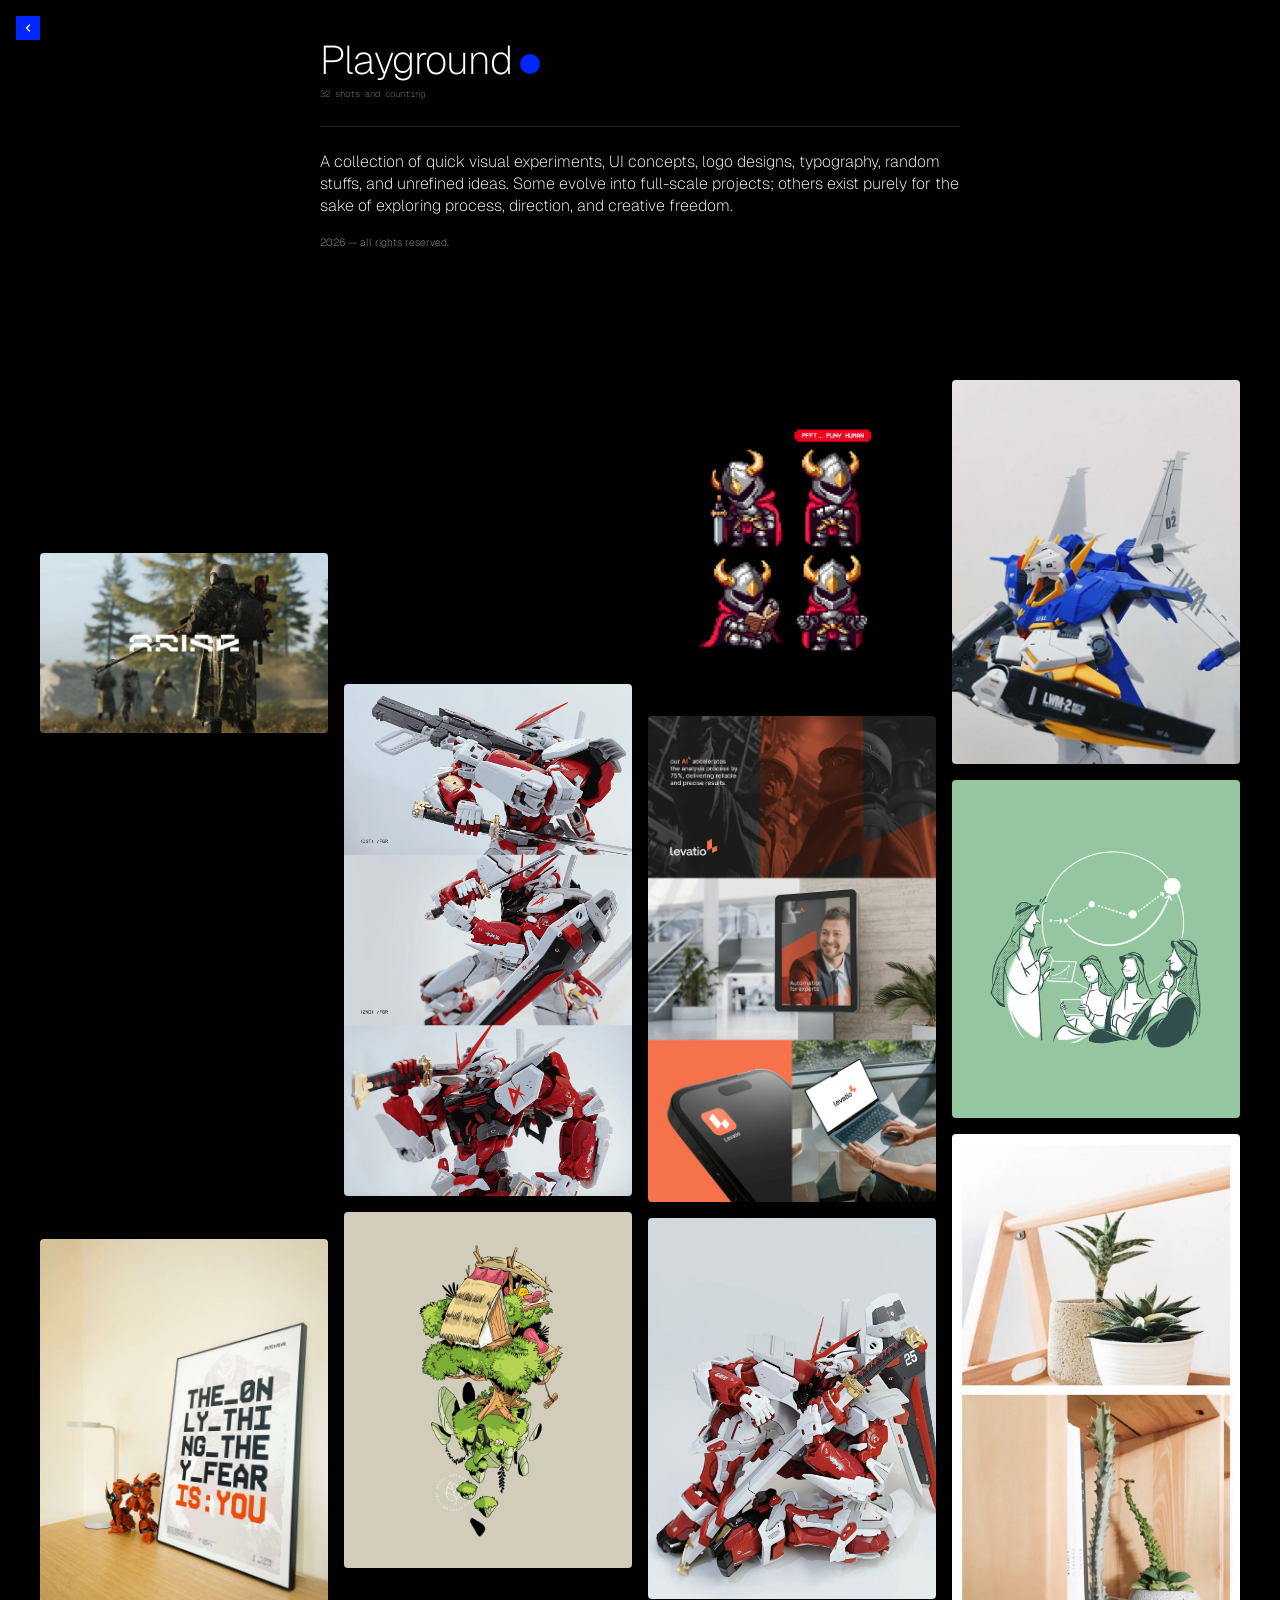
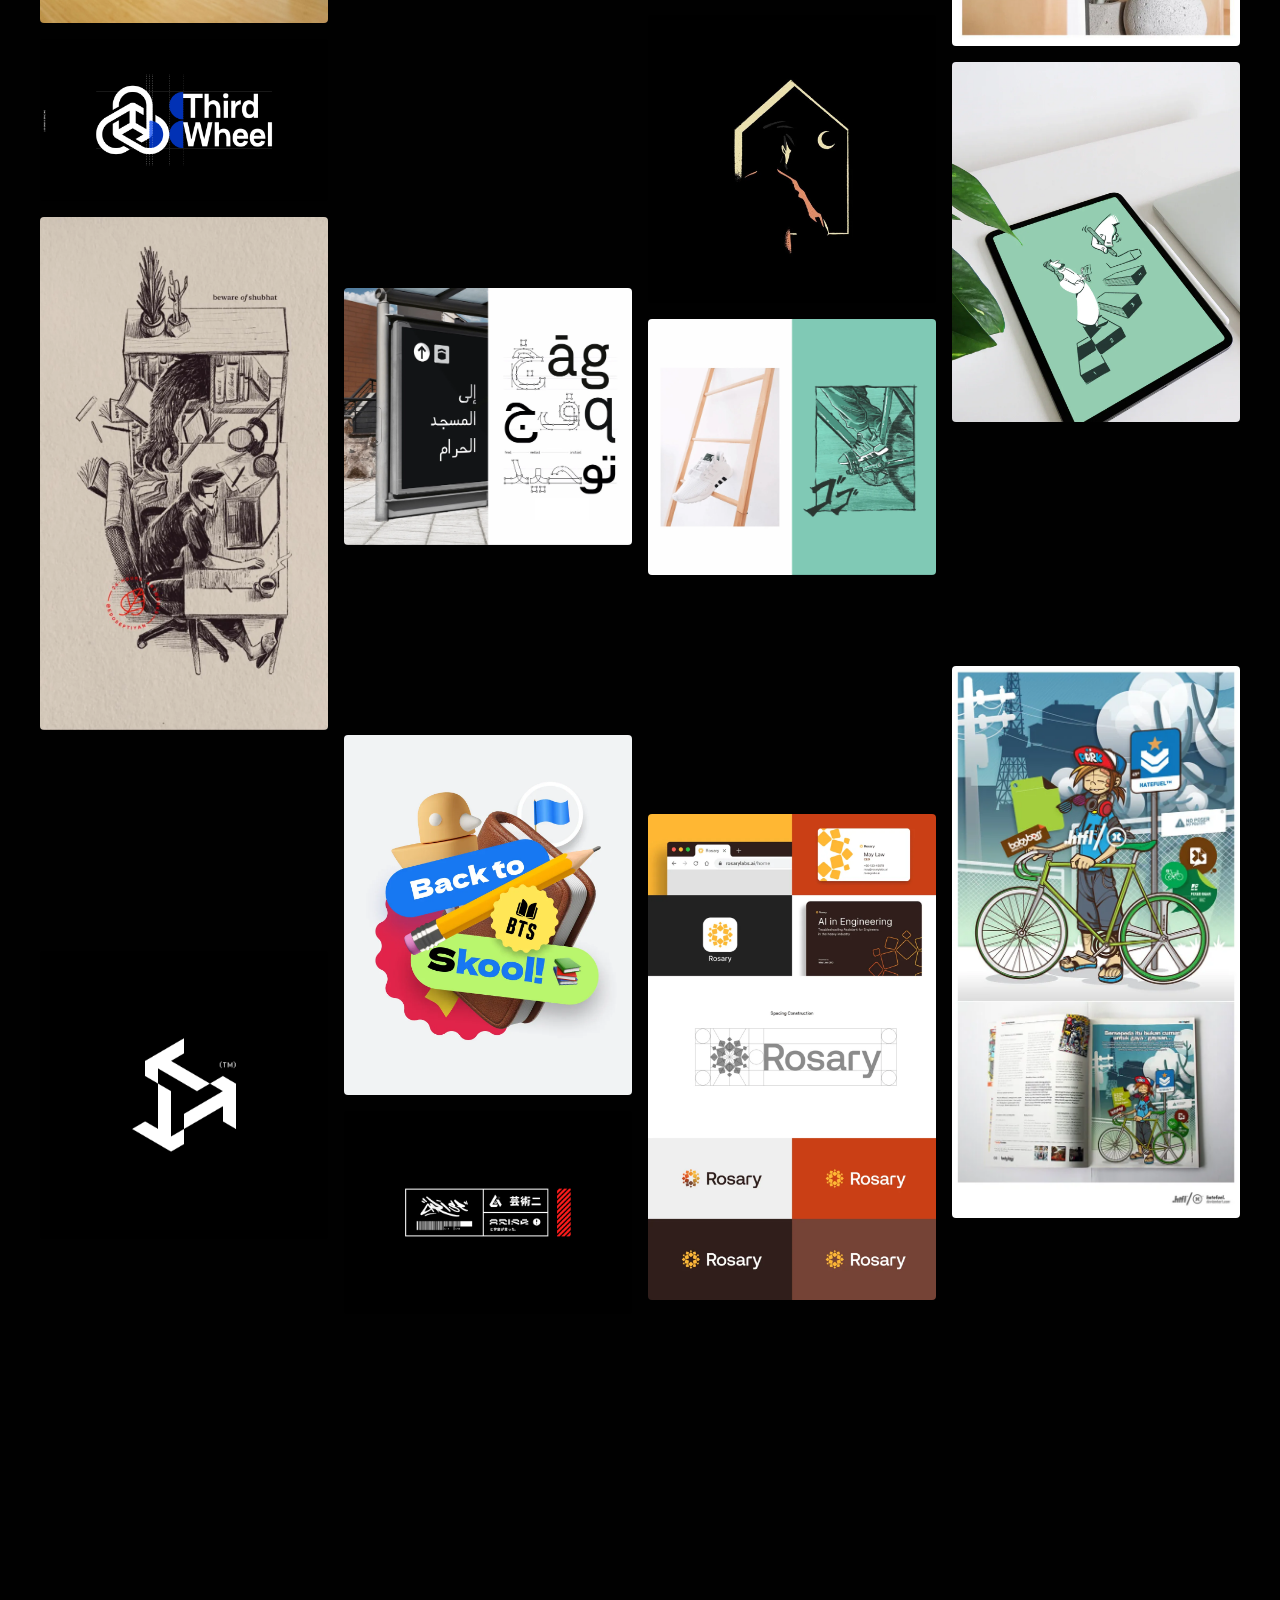
<file: playground/index.html>
<!DOCTYPE html>
<html lang="en">

<head>
  <meta charset="UTF-8">
  <meta name="viewport" content="width=device-width, initial-scale=1">

  <title>Playground — Edo Putra</title>

  <meta name="description" content="Quick visual experiments, UI concepts, logos, typography, and unrefined ideas by Edo Putra.">

  <link rel="icon" href="/assets/favicons/favicon.ico">
  <link rel="icon" type="image/png" sizes="96x96" href="/assets/favicons/favicon-96x96.png">
  <link rel="apple-touch-icon" href="/assets/favicons/apple-touch-icon.png">

  <meta property="og:title" content="Playground — Edo Putra">
  <meta property="og:description" content="Quick visual experiments, UI concepts, logos, typography, and unrefined ideas.">
  <meta property="og:type" content="website">
  <meta property="og:url" content="https://edoputra.com/playground/">
  <meta property="og:image" content="https://edoputra.com/playground/preview.jpg">

  <meta name="twitter:card" content="summary_large_image">
  <meta name="twitter:title" content="Playground — Edo Putra">
  <meta name="twitter:description" content="Quick visual experiments, UI concepts, logos, typography, and unrefined ideas.">
  <meta name="twitter:image" content="https://edoputra.com/playground/preview.jpg">

  <link rel="preconnect" href="https://fonts.googleapis.com">
  <link rel="preconnect" href="https://fonts.gstatic.com" crossorigin>
  <link rel="preload" href="https://fonts.googleapis.com/css2?family=Geist:wght@200;400&display=swap" as="style" onload="this.onload=null;this.rel='stylesheet'">
  <link rel="preload" href="https://fonts.googleapis.com/css2?family=Geist+Mono:wght@400&display=swap" as="style" onload="this.onload=null;this.rel='stylesheet'">
  <noscript>
    <link rel="stylesheet" href="https://fonts.googleapis.com/css2?family=Geist:wght@200;400&display=swap">
    <link rel="stylesheet" href="https://fonts.googleapis.com/css2?family=Geist+Mono:wght@400&display=swap">
  </noscript>

  <link rel="preload" href="/style.css" as="style">
  <link rel="stylesheet" href="/style.css">
  <link rel="stylesheet" href="/playground-style.css">
  <link rel="stylesheet" href="/image-zoom.css">
  <link rel="stylesheet" href="/mobile-type.css">
</head>

<body class="playground">
  <a href="/" class="back-button-float" aria-label="Back to home"></a>

  <main>
    <!-- Text column: same 720px width as a journal entry -->
    <header class="playground-container">
      <h1 class="text-large"><span class="hero-mark">Playground<svg class="hero-dot"
            viewBox="0 0 10 10" aria-hidden="true">
            <circle cx="5" cy="5" r="5" />
          </svg></span></h1>
      <div class="playground-meta" id="shots-meta" aria-live="polite"></div>
      <div class="divider"></div>

      <p class="playground-intro playground-intro--lead">A collection of quick visual experiments, UI concepts, logo designs, typography, random stuffs, and unrefined ideas. Some evolve into full-scale projects; others exist purely for the sake of exploring process, direction, and creative freedom.</p>
      <p class="playground-intro">2026 — all rights reserved.</p>
    </header>

    <!-- Staggered grid: full screen width, not limited by the text column -->
    <div id="shots" class="shots"></div>
  </main>

  <script src="/image-zoom.js" defer></script>
  <script src="/playground-script.js" defer></script>
</body>

</html>
</file>
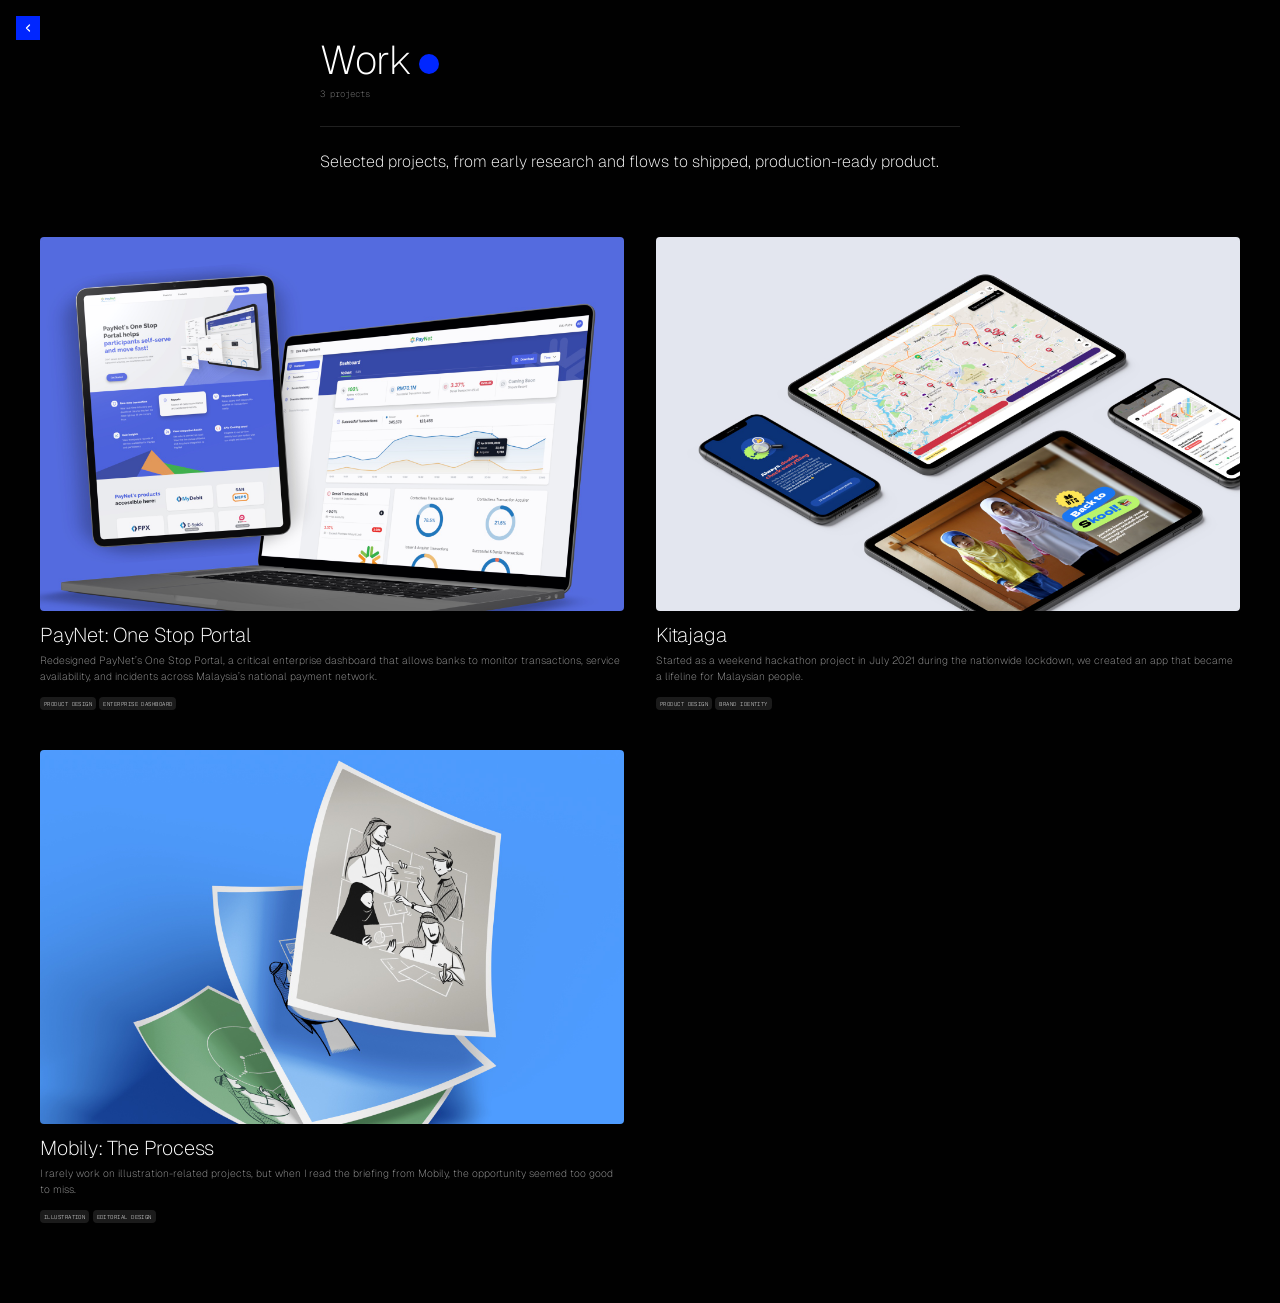
<file: work/index.html>
<!DOCTYPE html>
<html lang="en">

<head>
  <meta charset="UTF-8">
  <meta name="viewport" content="width=device-width, initial-scale=1">

  <title>Work — Edo Putra</title>

  <meta name="description" content="Selected product design work and case studies by Edo Putra.">

  <link rel="icon" href="/assets/favicons/favicon.ico">
  <link rel="icon" type="image/png" sizes="96x96" href="/assets/favicons/favicon-96x96.png">
  <link rel="apple-touch-icon" href="/assets/favicons/apple-touch-icon.png">

  <meta property="og:title" content="Work — Edo Putra">
  <meta property="og:description" content="Selected product design work and case studies.">
  <meta property="og:type" content="website">
  <meta property="og:url" content="https://edoputra.com/work/">
  <meta property="og:image" content="https://edoputra.com/assets/og/preview.jpg">

  <meta name="twitter:card" content="summary_large_image">
  <meta name="twitter:title" content="Work — Edo Putra">
  <meta name="twitter:description" content="Selected product design work and case studies.">
  <meta name="twitter:image" content="https://edoputra.com/assets/og/preview.jpg">

  <link rel="preconnect" href="https://fonts.googleapis.com">
  <link rel="preconnect" href="https://fonts.gstatic.com" crossorigin>
  <link rel="preload" href="https://fonts.googleapis.com/css2?family=Geist:wght@200;400&display=swap" as="style" onload="this.onload=null;this.rel='stylesheet'">
  <link rel="preload" href="https://fonts.googleapis.com/css2?family=Geist+Mono:wght@400&display=swap" as="style" onload="this.onload=null;this.rel='stylesheet'">
  <noscript>
    <link rel="stylesheet" href="https://fonts.googleapis.com/css2?family=Geist:wght@200;400&display=swap">
    <link rel="stylesheet" href="https://fonts.googleapis.com/css2?family=Geist+Mono:wght@400&display=swap">
  </noscript>

  <link rel="preload" href="/style.css" as="style">
  <link rel="stylesheet" href="/style.css">
  <link rel="stylesheet" href="/work-style.css">
  <link rel="stylesheet" href="/mobile-type.css">
</head>

<body class="work-index">
  <a href="/" class="back-button-float" aria-label="Back to home"></a>

  <main>
    <!-- Text column: same 720px width as a journal entry -->
    <header class="work-container">
      <h1 class="text-large"><span class="hero-mark">Work<svg class="hero-dot"
            viewBox="0 0 10 10" aria-hidden="true">
            <circle cx="5" cy="5" r="5" />
          </svg></span></h1>
      <div class="work-meta" id="works-meta" aria-live="polite"></div>
      <div class="divider"></div>

      <p class="work-intro work-intro--lead">Selected projects, from early research and flows to shipped, production-ready product.</p>
    </header>

    <!-- Grid: 2 columns, up to 1280px wide -->
    <div id="works" class="works"></div>
  </main>

  <script src="/work-script.js" defer></script>
</body>

</html>
</file>
<file: style.css>
/* Fonts loaded via link tag in HTML for better performance */

:root {
  --font-sans: 'Geist', -apple-system, BlinkMacSystemFont, 'Segoe UI', sans-serif;
  --font-mono: 'Geist Mono', monospace;
  --color-blue: #0026FF;
  --color-white: #FFFFFF;
  --color-black: #010101;
  --color-cyan: #00D4FF;
}

* {
  margin: 0;
  padding: 0;
  box-sizing: border-box;
}

h1, h2, h3, h4, h5, h6 {
  margin: 0;
  font: inherit;
}

html {
  font-size: 14px;
}
@media (max-width: 1680px) {html {font-size: 12px;}}
@media (max-width: 1440px) {html {font-size: 10px;}}
@media (max-width: 1280px) {html {font-size: 8px;}}

/* Spacer */
.mobile-spacer {
  width: 100%;
  height: 0;
  pointer-events: none;
}

body {
  background: var(--color-black);
  color: var(--color-white);
  font-family: var(--font-sans);
  font-weight: 200;
  overflow-x: auto;
  overflow-y: hidden;
  height: 100vh;
  padding: 10vh 8vw;
}

/* Modal */
.blocker {
  position: fixed !important;
  top: 0 !important;
  left: 0 !important;
  right: 0 !important;
  bottom: 0 !important;
  width: 100vw !important;
  height: 100vh !important;
  z-index: 9998 !important;
  background: rgba(0, 0,0, 0.7) !important;
  overflow: hidden !important;
}

.modal {
  font-family: var(--font-mono);
  color: var(--color-white);

  z-index: 9999 !important;
  position: fixed !important;
  top: 50% !important;
  left: 50% !important;
  transform: translate(-50%, -50%) !important;
  max-width: 500px;
  width: 90%;
  background: var(--color-black) !important;
  padding: 0rem;
  border: 1px solid rgba(255, 255, 255, 0.1) !important;
}

@supports (backdrop-filter: blur(12px)) or (-webkit-backdrop-filter: blur(12px)) {
  .modal {
    background: rgba(0, 0, 0, 0.1) !important;
    backdrop-filter: blur(12px) !important;
    -webkit-backdrop-filter: blur(12px) !important;
  }
}

.modal-open {
  overflow: hidden !important;
  position: fixed !important;
  width: 100% !important;
  height: 100% !important;
}

.modal a.close-modal {
  display: none !important;
}

.modal-content {
  display: flex;
  flex-direction: column;
  gap: 1.25rem;
  padding: 2.5rem;
}

.modal-title {
  font-size: 0.825rem;
  letter-spacing: 0.08em;
  text-transform: uppercase;
  opacity: 0.8;
}

.modal-text {
  line-height: 1.6;
  opacity: 0.9;
}

.modal-actions {
  display: flex;
  gap: 1rem;
  align-items: center;
}

.modal .text-tag {
  align-self: flex-start;
}

.modal .cta-button {
  padding: 1rem 1.25rem;
}

.modal .cta-text {
  font-size: 1.25rem;
}

/* Sidebar */
.sidebar-fixed {
  position: fixed;
  left: 0;
  top: 0;
  width: 4rem;
  height: 100vh;
  background: var(--color-black);
  display: flex;
  flex-direction: column;
  align-items: center;
  justify-content: space-between;
  padding: 2rem 0 6rem 0;
  z-index: 1000;
  font-family: var(--font-mono);
  font-size: 0.825rem;
  color: var(--color-white);
  letter-spacing: 0.05em;
  line-height: 1;
  border-right: 1px solid rgba(255, 255, 255, 0.12);
}

@supports (backdrop-filter: blur(12px)) or (-webkit-backdrop-filter: blur(12px)) {
  .sidebar-fixed {
    background: rgba(0, 0, 0, 0.4);
    backdrop-filter: blur(10px);
    -webkit-backdrop-filter: blur(10px);
  }
}

.sidebar-fixed::after {
  content: "";
  position: absolute;
  left: 0;
  bottom: 0;
  width: 100%;
  height: 4rem;
  background: var(--color-blue);
}

.sidebar-clock,
.sidebar-name {
  writing-mode: vertical-rl;
  transform: rotate(180deg);
  text-orientation: mixed;
  white-space: nowrap;
}

.content-wrapper {
  height: 80vh;
  column-width: 28rem;
  column-gap: clamp(4rem, 8vw, 10rem);
  column-rule: 1px solid rgba(255, 255, 255, 0.12);
}

.force-column {
  break-before: column;
}

/* Columns stacking under the next one (driven by script.js) */
.section-break.is-pinned {
  will-change: transform, clip-path, opacity, filter;
}

.text-large {
  font-size: 5rem;
  line-height: 1;
  letter-spacing: -0.02em;
  margin-bottom: 5rem;
  break-inside: avoid;
}

.hero-name {
  position: relative;
  display: inline-block;
  color: var(--color-cyan);
}
.hero-name::after {
  content: "";
  position: absolute;
  top: -3rem;
  left: -2rem;
  width: 140%;
  height: 220px;
  background-image: url('/assets/img/head.webp');
  background-size: cover;
  background-position: center;
  
  overflow: hidden;
  opacity: 0;
  pointer-events: none;
  z-index: -99;

  transition: width 0.5s ease, opacity 0.3s ease;
  transform-origin: left center;
  transform: scaleX(0);
}
.hero-name:hover::after {
  transform: scaleX(1);
  width: 120%;
  opacity: 0.8;
  border-radius: 12px;
}

.text-medium {
  font-size: 3rem;
  line-height: 1.25;
  margin-bottom: 4rem;
  break-inside: avoid;
}
.text-gradient {
  font-weight: 400;
  background: linear-gradient(
    110deg,
    var(--color-blue) 0%,
    var(--color-cyan) 100%
  );
  -webkit-background-clip: text;
  background-clip: text;
  -webkit-text-fill-color: transparent;
  color: transparent;
}

.text-body {
  font-size: 1.5rem;
  line-height: 1.6;
  margin-bottom: 2.5rem;
}

.text-body.emphasis {
  font-size: 2.25rem;
  line-height: inherit;
}

.text-small {
  font-size: 1.325rem;
  line-height: 1.75;
  color: rgba(255, 255, 255, 0.65);
  margin-bottom: 2.5rem;
}

.text-footer {
  font-family: var(--font-mono);
  font-size: 0.825rem;
  line-height: 1.75;
  color: rgba(255, 255, 255, 0.5);
}

.text-section {
  font-size: 1.25rem;
  line-height: 1.25;
  letter-spacing: -0.01em;
  margin-bottom: 2rem;
  break-inside: avoid;
  font-family: var(--font-mono);
  color: var(--color-cyan);
}

.text-body ul {
  list-style: none;
  padding-left: 0;
}

.text-body ul li {
  position: relative;
  padding-left: 2rem;
  margin-bottom: 1.25rem;
  border-bottom: 1px solid rgba(255, 255, 255, 0.12);
  padding-bottom: 1.25rem;
}

.text-body ul li::before {
  content: '•';
  position: absolute;
  left: 0.5rem;
  color: var(--color-blue);
}

.text-body ul li::after {
  content: "";
  position: absolute;
  left: 0;
  bottom: 0;

  width: 100%;
  height: 2px;

  background-color: var(--color-blue);

  transform: scaleX(0);
  transform-origin: right;
  transition: transform 0.4s cubic-bezier(0.22, 1, 0.36, 1);

  pointer-events: none;
}
.text-body ul li:hover::after,
.text-body ul li:focus-within::after {
  transform: scaleX(1);
}

.text-body li a {
  color: var(--color-cyan);
  text-decoration: none;
  position: relative;
  transition: color 0.25s ease;
}
.text-body li a:hover {
  color: var(--color-white);
}
.text-body li a::after {
  content: "";
  position: absolute;
  left: 0;
  bottom: 0;
  width: 0;
  height: 0.25rem;
  background: var(--color-blue);
  z-index: -1;
  transition: width 0.25s ease;
}
.text-body li a:hover::after {
  width: 100%;
}

.text-tag {
  display: inline-block;
  margin-top: 0.4rem;
  font-size: 0.7rem;
  font-family: var(--font-mono);
  color: var(--color-white);
  background: rgba(255, 255, 255, 0.1);
  padding: 0.3rem 0.5rem;
  border-radius: 4px;
  text-transform: uppercase;
  letter-spacing: 0.08em;

  break-inside: avoid;
}

.text-tag--blue {
  background: rgba(0, 47, 255, 0.5);
  margin-bottom: 0.4rem;
}

.icon-wrapper {
  width: 48px;
  height: 48px;
  display: flex;
  align-items: center;
  justify-content: center;
  background: repeating-linear-gradient(135deg,
      rgba(255, 255, 255, 0.12) 0px,
      rgba(255, 255, 255, 0.12) 2px,
      transparent 1px,
      transparent 6px);
  border-radius: 8px;
  flex-shrink: 0;
  margin-bottom: 1rem;
}

.icon-wrapper .icon-svg {
  width: 28px;
  height: 28px;
  object-fit: contain;
  pointer-events: none;
  user-select: none;
  -webkit-touch-callout: none;
}

.section-block {
  margin-top: 4rem;
  margin-bottom: 2rem;
  break-inside: avoid;
}
.section-block:first-child {
  margin-top: 0;
}

.section-break {
  margin-bottom: 4rem;
  break-inside: avoid;
}

.hero-mark {
  display: inline-flex;
  align-items: center;
  gap: 0.2em;
}

.hero-mark .hero-dot {
  width: 0.5em;
  height: 0.5em;
  fill: var(--color-blue);
  transform: translateY(0.1em);
  animation: typewriter-blink 2s steps(1, start) infinite;
}


@keyframes typewriter-blink {
  0%,
  50%,
  100% {
    opacity: 1;
  }
  25%,
  75% {
    opacity: 0;
  }
}

.pattern-area {
  width: 100%;
  position: relative;
  overflow: hidden;
  margin: 4rem 0;
}

.pattern-frame {
  height: 8rem;
}

.dot-pattern {
  width: 100%;
  height: 100%;
  background: radial-gradient(circle, rgba(255, 255, 255, 0.12) 1.5px, transparent 2px);
  background-size: 16px 16px;
}

/* Showreel Card */
.showreel-card {
  position: relative;
  display: block;
  width: 100%;
  aspect-ratio: 16 / 10;
  overflow: hidden;
  background: rgba(255, 255, 255, 0.04);
  margin-bottom: 3rem;
  text-decoration: none;
  cursor: pointer;
  border: none;
  padding: 0;
  font-family: inherit;
}

.showreel-bg {
  position: absolute;
  inset: 0;
  width: 100%;
  height: 100%;
  object-fit: cover;
  opacity: 0.55;
  /* Frosted glass look by default (like the sidebar); clears on hover.
     Blur is on the video itself rather than a backdrop-filter on the overlay,
     because backdrop-filter stops working inside the pinned columns.
     Slight scale hides the soft edges the blur creates. */
  filter: blur(16px);
  transform: scale(1.1);
  transition: opacity 0.3s ease, filter 0.3s ease, transform 0.3s ease;
  will-change: opacity, filter, transform;
  appearance: none;
  -webkit-appearance: none;
  backface-visibility: hidden;
  -webkit-backface-visibility: hidden;
  perspective: 1000;
  -webkit-perspective: 1000;
}

/* Hide native video controls and play button */
.showreel-bg::-webkit-media-controls {
  display: none !important;
}
.showreel-bg::-webkit-media-controls-enclosure {
  display: none !important;
}
.showreel-bg::-webkit-media-controls-panel {
  display: none !important;
}
.showreel-bg::-webkit-media-controls-play-button {
  display: none !important;
}
.showreel-bg::-webkit-media-controls-start-playback-button {
  display: none !important;
}

.showreel-card:hover .showreel-bg {
  opacity: 0.55;
  filter: blur(0);
  transform: scale(1);
}

.showreel-overlay {
  position: relative;
  z-index: 2;
  width: 100%;
  height: 100%;
  display: flex;
  align-items: center;
  justify-content: center;
  gap: 1.5rem;
  pointer-events: none;
  background: rgba(0, 0, 0, 0.4);
  transition: background 0.3s ease;
}

.showreel-card:hover .showreel-overlay {
  background: rgba(0, 0, 0, 0);
}

/* Touch screens can't hover, so show the video without the glass blur */
@media (hover: none), (max-width: 768px) {
  .showreel-bg {
    filter: none;
    transform: none;
    will-change: auto;
  }
}

.showreel-title {
  font-family: var(--font-mono);
  font-size: 1.25rem;
  letter-spacing: 0.08em;
  line-height: 1;
  text-transform: uppercase;
  color: var(--color-white);
  white-space: nowrap;
}

.showreel-pattern {
  width: 3rem;
  height: 4rem;
  background: repeating-linear-gradient(
    135deg,
    var(--color-white) 0px,
    var(--color-white) 6px,
    transparent 6px,
    transparent 14px
  );
  background-size: 20px 20px;
  animation: showreel-diagonal 2s linear infinite;
}

.showreel-card:hover .showreel-pattern {
  background: repeating-linear-gradient(
    135deg,
    var(--color-blue) 0px,
    var(--color-blue) 6px,
    transparent 6px,
    transparent 14px
  );
  background-size: 20px 20px;
}

@keyframes showreel-diagonal {
  from {
    background-position: 0 0;
  }
  to {
    background-position: 20px 20px;
  }
}

body.showreel-modal-open {
  overflow: hidden;
}
.showreel-modal {
  position: fixed;
  inset: 0;
  z-index: 9999;

  display: flex;
  align-items: center;
  justify-content: center;

  background: rgba(0, 0, 0, 0.7);

  opacity: 0;
  pointer-events: none;
  transition: opacity 0.3s ease;
}

.showreel-modal.active {
  opacity: 1;
  pointer-events: auto;
}
.showreel-modal-close {
  position: absolute;
  inset: 0;
  cursor: default;
  border: none;
  background: none;
  padding: 0;
}
.showreel-modal-frame {
  position: relative;
  z-index: 1;

  width: min(95vw, 1200px);
  aspect-ratio: 16 / 9;

  background: var(--color-black);
  box-shadow:
    0 40px 120px rgba(0, 0, 0, 0.8),
    0 0 0 1px rgba(255, 255, 255, 0.08);

  transform: scale(0.96);
  transition: transform 0.35s ease;
}
.showreel-modal.active .showreel-modal-frame {
  transform: scale(1);
}
.showreel-modal-frame iframe {
  width: 100%;
  height: 100%;
  border: 0;
}

/* Mobile video fixes */
@media (max-width: 768px) {
  .showreel-bg {
    /* Ensure video plays on mobile */
    user-select: none;
    -webkit-user-select: none;
  }

  .showreel-card {
    /* Improve touch target */
    min-height: 200px;
  }

  .showreel-modal-frame {
    width: min(100vw, 100%);
    aspect-ratio: 16 / 9;
  }
}

/* CTA */
.cta-wrap {
  position: relative;
  width: calc(100% - 2rem);
  break-inside: avoid;
}

.cta-button {
  position: relative;
  display: flex;
  align-items: center;
  justify-content: space-between;
  width: 100%;
  padding: 1.5rem 2rem;
  background: var(--color-blue);
  color: var(--color-white);
  border: none;

  font-size: 1.6rem;
  font-family: var(--font-mono);
  line-height: 1.2;
  letter-spacing: -0.02em;
  cursor: pointer;
  z-index: 2;
  transition: background 0.2s ease;
}
.cta-button:hover {
  background: var(--color-black);
  outline: 4px solid var(--color-blue);
  outline-offset: 1px;
}

.cta-button--dark {
  background: var(--color-black);
}

.cta-text {
  display: flex;
  align-items: center;
}

.cta-arrow svg {
  width: 28px;
  height: 28px;
  flex-shrink: 0;
  transform: translateY(0.1em);
}

.cta-wrap::after {
  content: '';
  position: absolute;
  top: 2rem;
  left: 2rem;
  right: -2rem;
  bottom: -2rem;

  background: repeating-linear-gradient(
      135deg,
      rgba(255, 255, 255, 0.12) 0px,
      rgba(255, 255, 255, 0.12) 2px,
      transparent 1px,
      transparent 14px
  );
  background-size: 20px 20px;
  animation: slide-diagonal 4s linear infinite;

  z-index: 1;
  pointer-events: none;
}

.cta-animated .frame {
  position: relative;
  height: 1.2em;
  line-height: 1.2em;
  display: inline-block;
  overflow: hidden;
  -webkit-mask-image: linear-gradient(to bottom,
      transparent 0%,
      black 10%,
      black 90%,
      transparent 100%);
  mask-image: linear-gradient(to bottom,
      transparent 0%,
      black 10%,
      black 90%,
      transparent 100%);
}

.cta-animated .sizer {
  visibility: hidden;
  white-space: nowrap;
}

.cta-animated .text {
  position: absolute;
  left: 0;
  top: 0;
  width: 100%;
  white-space: nowrap;
}

.cta-animated .text span {
  display: inline-block;
  transform: translateY(0);
  transition: transform 0.25s cubic-bezier(.4, 0, .2, 1);
  transition-delay: calc(var(--i) * 0.02s);
}

.cta-animated .hover span {
  transform: translateY(1.2em);
}

.cta-animated:hover .original span {
  transform: translateY(-1.2em);
}

.cta-animated:hover .hover span {
  transform: translateY(0);
}

/* NAV */
.button-wrap {
  display: flex;
  flex-direction: column;
  break-inside: avoid;
}
.nav-item {
  padding: 1.25rem 0;
  border-bottom: 1px solid rgba(255, 255, 255, 0.12);
}
.nav-item:last-child {
  border-bottom: none;
}

.nav-link {
  display: flex;
  align-items: center;
  width: 100%;
  padding: 0.5rem 1rem;
  gap: 1rem;

  background: rgba(255, 255, 255, 0.0);
  color: var(--color-white);
  font-size: 2.5rem;
  line-height: 1.25;
  letter-spacing: -0.01em;
  text-decoration: none;
  cursor: pointer;

  transition: background 0.2s ease;
}
.nav-link:hover {
  background: rgba(255, 255, 255, 0.05);
}

.nav-animated .frame {
  position: relative;
  height: 1.25em;
  line-height: 1.25em;
  display: inline-block;
  overflow: hidden;
  padding-right: 0.2em;

  -webkit-mask-image: linear-gradient(
    to bottom,
    transparent 0%,
    black 12%,
    black 88%,
    transparent 100%
  );
  mask-image: linear-gradient(
    to bottom,
    transparent 0%,
    black 12%,
    black 88%,
    transparent 100%
  );
}

.nav-animated .sizer {
  visibility: hidden;
  white-space: nowrap;
}

.nav-animated .text {
  position: absolute;
  left: 0;
  top: 50%;
  transform: translateY(-50%);
  width: 100%;
  white-space: nowrap;
}

.nav-animated .text span {
  display: inline-block;
  transform: translateY(0);
  transition: transform 0.20s cubic-bezier(.4, 0, .2, 1);
  transition-delay: calc(var(--i) * 0.02s);
}

.nav-animated .hover span {
  transform: translateY(1.25em);
}

.nav-animated:hover .original span {
  transform: translateY(-1.25em);
}

.nav-animated:hover .hover span {
  transform: translateY(0);
}

.nav-animated .nav-chevron {
  position: relative;
  align-self: center;
  overflow: hidden;
  color: var(--color-blue);
  width: 2.5rem;
  height: 2.5rem;
  display: flex;
  align-items: center;
  justify-content: center;
}

.nav-animated .nav-chevron svg {
  width: 100%;
  height: 100%;
  display: block;
  position: absolute;
  top: 0;
  left: 0;
  transition: transform 0.45s cubic-bezier(.4, 0, .2, 1);
}

.nav-animated .chevron-original svg {
  transform: translateX(0);
}

.nav-animated .chevron-hover svg {
  transform: translateX(-50px);
}

.nav-animated:hover .chevron-original svg {
  transform: translateX(50px);
}

.nav-animated:hover .chevron-hover svg {
  transform: translateX(0);
}

/* THE REST */
.divider {
  width: 100%;
  height: 1px;
  background: rgba(255, 255, 255, 0.12);
  margin: 1rem 0;
}

/* Marquee */
.marquee-frame {
  position: relative;
  width: 100%;
  margin: 3rem 0;
  padding: 3rem 0;
  border-top: 1px solid rgba(255, 255, 255, 0.12);
  border-bottom: 1px solid rgba(255, 255, 255, 0.12);
}
.marquee {
  position: relative;
  width: 100%;
  overflow: hidden;
  mask-image: linear-gradient(to right, transparent, black 20%, black 80%, transparent);
}
.marquee-track {
  display: flex;
  align-items: baseline;
  gap: 3rem;
  width: max-content;
  animation: marquee-scroll 30s linear infinite;
}

.marquee .client {
  display: flex;
  align-items: center;
  gap: 1rem;
}
.marquee .client-name {
  font-size: 3rem;
  line-height: 1.25;
  letter-spacing: -0.01em;
  white-space: nowrap;
  color: var(--color-white);
}
.marquee .client-region {
  font-size: 1.5rem;
  font-family: var(--font-mono);
  letter-spacing: 0.02em;
  color: rgba(255, 255, 255, 0.4);
}
.marquee .sep {
  width: 3rem;
  height: 3rem;
  background: var(--color-blue);

  -webkit-mask: url("/assets/img/separator.svg") center / contain no-repeat;
  mask: url("/assets/img/separator.svg") center / contain no-repeat;

  flex-shrink: 0;
  align-self: center;
}

@keyframes marquee-scroll {
  from {
    transform: translateX(0);
  }
  to {
    transform: translateX(-50%);
  }
}
/* Skill Showcase - Rotating Cards */
.skill-showcase-area {
  position: relative;
  /* Stack all cards in one grid cell so the area sizes to the tallest card */
  display: grid;
  grid-template-columns: 100%;
  margin: 0;
  break-inside: avoid;
}

.skill-card {
  position: relative;
  grid-area: 1 / 1;
  width: 100%;
  opacity: 0;
  pointer-events: none;
  transition: opacity 1.5s ease-in-out;
  padding-right: 4rem;
  border-bottom: 1px solid rgba(255, 255, 255, 0.12);
  display: flex;
  flex-direction: column;
  gap: 1rem;
}

.skill-card.active {
  opacity: 1;
  pointer-events: auto;
}

.skill-header {
  display: flex;
  align-items: center;
  gap: 0.75rem;
}

.skill-header .text-small {
  color: var(--color-white);
  margin-bottom: 0;
}

.skill-icon {
  width: 2rem;
  height: 2rem;
  flex-shrink: 0;
  background-color: var(--color-blue);
  mask-size: contain;
  mask-repeat: no-repeat;
  mask-position: center;
  -webkit-mask-size: contain;
  -webkit-mask-repeat: no-repeat;
  -webkit-mask-position: center;
}

.skill-icon--async {
  mask-image: url("/assets/svgs/skill-async.svg");
  -webkit-mask-image: url("/assets/svgs/skill-async.svg");
}
.skill-icon--ai {
  mask-image: url("/assets/svgs/skill-ai.svg");
  -webkit-mask-image: url("/assets/svgs/skill-ai.svg");
}
.skill-icon--scale {
  mask-image: url("/assets/svgs/skill-scale.svg");
  -webkit-mask-image: url("/assets/svgs/skill-scale.svg");
}
.skill-icon--teamfit {
  mask-image: url("/assets/svgs/skill-teamfit.svg");
  -webkit-mask-image: url("/assets/svgs/skill-teamfit.svg");
}

.skill-desc {
  line-height: 1.6;
}

.skill-card .progress-line {
  position: absolute;
  bottom: 0;
  left: 0;
  height: 3px;
  width: 0;
  background: var(--color-blue);
  transform-origin: left;
  transition: width linear;
}

.marquee .text-small {
  font-size: 1.1rem;
  letter-spacing: 0.01em;
  color: rgba(255, 255, 255, 0.8);
}
.text-emphasis {
  font-weight: 400;
}

.summary-container {
  overflow-x: hidden;
}
.text-summary-area {
  font-size: 0.825rem;
  font-family: var(--font-mono);
  color: var(--color-white);
  background: repeating-linear-gradient(
    135deg,
    rgba(255, 255, 255, 0.12) 0px,
    rgba(255, 255, 255, 0.12) 2px,
    transparent 1px,
    transparent 14px);
  
  background-size: 20px 20px;
  animation: slide-diagonal 4s linear infinite;

  padding: 1.5rem;
  text-transform: uppercase;
  letter-spacing: 0.08em;
  
  display: flex;
  align-items: center;
  flex-wrap: wrap;
  gap: 0.5rem;
  white-space: normal;
}
@keyframes slide-diagonal {
  0% {
    background-position: 0 0;
  }
  100% {
    background-position: 100px 100px;
  }
}

.text-summary-area .sep {
  display: inline-block;
  width: 20px;
  height: 20px;
  background: var(--color-blue);
  -webkit-mask: url("/assets/img/arrow-right.svg") center / contain no-repeat;
  mask: url("/assets/img/arrow-right.svg") center / contain no-repeat;
  flex-shrink: 0;
}

.svg-grid {
  display: grid;
  grid-template-columns: repeat(2, 80px);
  grid-template-rows: repeat(3, 80px);
  gap: 16px;
  margin-bottom: 4rem;
}

.svg-slot img {
  width: 80px;
  height: 80px;
  pointer-events: none;
  user-select: none;
  -webkit-touch-callout: none;
}

.slotGrid {
  background: repeating-linear-gradient(
      135deg,
      rgba(255, 255, 255, 0.12) 0px,
      rgba(255, 255, 255, 0.12) 2px,
      transparent 1px,
      transparent 14px
  );
  background-size: 20px 20px;
  animation: slide-diagonal 4s linear infinite;
}

/* Mobile Styles */
@media (max-width: 768px) {
  body {
    overflow-x: hidden;
    overflow-y: auto;
    height: auto;
    padding: 5vh 5vw;
  }

  .mobile-spacer.spacer-small {
    height: 3.5rem;
  }
  .mobile-spacer.spacer-large {
    height: 12rem;
  }

  .content-wrapper {
    height: auto;
    /* Plain block layout (not a one-column multicol) so sections can be sticky */
    column-width: auto;
    column-count: auto;
    column-gap: 0;
    column-rule: none;
  }

  /* Vertical stacking (driven by script.js): each section sticks once its
     bottom reaches the bottom of the screen, or at the top if it's shorter
     than the screen, and the next section slides over it. Spacing is padding
     rather than margin so the solid background has no gaps to see through. */
  .section-break.is-stacked {
    position: sticky;
    top: min(0px, calc(100vh - var(--stack-height, 0px)));
    top: min(0px, calc(100svh - var(--stack-height, 0px)));
    margin-bottom: 0;
    padding-bottom: 4rem;
    background: var(--color-black);
  }

  /* Breathing room above each section that slides over the previous one */
  .section-break.is-stacked + .section-break.is-stacked {
    padding-top: 4rem;
  }

  /* Darkening layer, faded in by script.js as the next section covers this one */
  .section-break.is-stacked::after {
    content: "";
    position: absolute;
    inset: 0;
    z-index: 100;
    background: var(--color-black);
    opacity: var(--stack-dim, 0);
    pointer-events: none;
    will-change: opacity;
  }

  .force-column {
    break-before: auto;
  }

  .icon-wrapper {
    background: repeating-linear-gradient(135deg,
        rgba(255, 255, 255, 0.12) 0px,
        rgba(255, 255, 255, 0.12) 1px,
        transparent 1px,
        transparent 4px);
  }

  /* Mobile font sizes live in mobile-type.css */
  .text-large {
    margin-bottom: 3rem;
  }
  .text-body {
    margin-bottom: 2rem;
  }
  .marquee .sep {
    width: 3rem;
    height: 3rem;
  }
  .nav-animated .nav-chevron {
    width: 1.5rem;
    height: 1.5rem;
  }
  .modal {
    max-width: 95% !important;
    width: 95% !important;
  }
  .modal-content {
    padding: 3rem !important;
    gap: 1rem !important;
  }
  .modal-title {
    font-size: 0.7rem !important;
  }
  .modal-text {
    font-size: 1.2rem !important;
  }
  .modal-actions {
    flex-direction: column !important;
    align-items: stretch !important;
    gap: 0.75rem !important;
  }
  .modal .text-tag {
    font-size: 0.65rem !important;
    padding: 0.25rem 0.4rem !important;
  }
}

/* Hide Sidebar on Mobile */
@media (max-width: 768px) {
  .sidebar-fixed {
    display: none;
  }
}

/* Globe - 404 Page */
.globe-container {
  width: 100%;
  max-width: 500px;
  margin: 0 auto 4rem auto;
  break-inside: avoid;
  display: flex;
  align-items: center;
  justify-content: center;
}

.globe-container svg {
  width: 100%;
  height: auto;
  display: block;
}

/* Floating back button (journal entries, playground) */
.back-button-float {
  position: fixed;
  top: 2rem;
  left: 2rem;
  z-index: 1000;
  display: inline-flex;
  align-items: center;
  justify-content: center;
  width: 3rem;
  height: 3rem;
  color: var(--color-white);
  text-decoration: none;
  background: var(--color-blue);
  transition: background 0.2s ease;
}
.back-button-float:hover {
  background: rgba(255, 255, 255, 0.1);
}
.back-button-float svg {
  width: 1.5rem;
  height: 1.5rem;
  transform: scaleX(-1);
}

@media (max-width: 768px) {
  .back-button-float {
    top: 1rem;
    left: 1rem;
  }
}

/* Hidden on screen, still read by screen readers and search engines */
.visually-hidden {
  position: absolute !important;
  width: 1px !important;
  height: 1px !important;
  margin: -1px !important;
  padding: 0 !important;
  overflow: hidden !important;
  clip: rect(0 0 0 0) !important;
  white-space: nowrap !important;
  border: 0 !important;
}

/* --- Homepage: selected work + latest journal (filled in by script.js) --- */
.home-feed-heading {
  margin-top: 5rem;
}
/* The dot pattern already adds the space above "Latest journal" */
.pattern-area + .home-feed-heading {
  margin-top: 0;
}

/* Keep the work + journal column within one screen height so it can stack */
.home-feed {
  margin-bottom: 0;
}
.home-feed .pattern-area {
  margin: 3rem 0;
}
.home-feed .pattern-frame {
  height: 8rem;
}

/* The lists may flow into the next column between items (never inside one),
   and each heading stays with the first item below it */
.home-work-list,
.home-journal-list {
  display: block; /* plain blocks, so row margins are dropped at column breaks */
}

.home-work-item,
.home-journal-item {
  break-inside: avoid;
}

.home-feed .text-section {
  break-after: avoid;
}

/* …and each "View all" link stays with the last item above it */
.home-feed .home-more {
  break-before: avoid;
}

/* Project row: title, summary, tags. On desktop a preview of the cover
   follows the cursor while hovering (see .work-preview, driven by script.js). */
/* Space above a row is a margin, not padding: browsers drop margins at the
   top of a new column, so a row that starts a column sits flush at the top */
.home-work-item {
  position: relative;
  display: block;
  margin-top: 3rem;
  padding: 0 0 3rem;
  border-bottom: 1px solid rgba(255, 255, 255, 0.12);
  color: var(--color-white);
  text-decoration: none;
}
.home-work-item:first-child {
  margin-top: 0;
}

.home-work-title {
  display: block;
  font-size: 3rem; /* same as the section h2 (.text-medium) */
  line-height: 1.2;
  letter-spacing: -0.01em;
  margin-bottom: 1.25rem;
  transition: color 0.2s ease;
}
.home-work-item:hover .home-work-title {
  color: var(--color-cyan);
}

.home-work-summary {
  display: block;
  font-size: 1.5rem; /* same as Professional Highlights (.text-body) */
  line-height: 1.6;
  color: var(--color-white);
  margin-bottom: 0;
}

/* Blue line that sweeps in along the bottom border on hover, same as the
   Professional Highlights list (.text-body ul li::after) */
.home-work-item::after,
.home-journal-item::after {
  content: "";
  position: absolute;
  left: 0;
  bottom: -1px;
  width: 100%;
  height: 2px;
  background-color: var(--color-blue);
  transform: scaleX(0);
  transform-origin: right;
  transition: transform 0.4s cubic-bezier(0.22, 1, 0.36, 1);
  pointer-events: none;
}
.home-work-item:hover::after,
.home-work-item:focus-visible::after,
.home-journal-item:hover::after,
.home-journal-item:focus-visible::after {
  transform: scaleX(1);
}

/* Endless image strip under each project (built by buildMarquee in script.js).
   The track holds two identical halves and slides left by exactly one half. */
.home-work-marquee {
  --marquee-gap: 12px;
  position: relative;
  display: block;
  height: 9rem;
  margin-top: 2.5rem;
  overflow: hidden;
  /* Fade out at both ends into the page background */
  -webkit-mask-image: linear-gradient(90deg, transparent 0, #000 15%, #000 85%, transparent 100%);
  mask-image: linear-gradient(90deg, transparent 0, #000 15%, #000 85%, transparent 100%);
}

.home-work-marquee-track {
  display: flex;
  width: max-content;
  height: 100%;
  animation: home-work-marquee linear infinite;
  will-change: transform;
}

.home-work-marquee-track img {
  display: block;
  flex-shrink: 0;
  height: 100%;
  width: auto;
  margin-right: var(--marquee-gap);
  border-radius: 2px;
}

@keyframes home-work-marquee {
  to {
    transform: translateX(-50%);
  }
}

/* Alternate direction per project: 1st left, 2nd right, 3rd left, and so on.
   Reversed, the track slides from -50% back to 0, which is just as seamless. */
.home-work-item:nth-child(even) .home-work-marquee-track {
  animation-direction: reverse;
}

@media (prefers-reduced-motion: reduce) {
  .home-work-marquee-track {
    animation: none;
  }
}

/* Cover preview that trails the cursor over a project row */
.work-preview {
  position: fixed;
  top: 0;
  left: 0;
  z-index: 1500;
  width: 22rem;
  pointer-events: none;
  will-change: transform;
}
.work-preview img {
  display: block;
  width: 100%;
  height: auto;
  border-radius: 4px;
  opacity: 0;
  transform: scale(0.92);
  transition: opacity 0.25s ease, transform 0.35s cubic-bezier(0.2, 0, 0.2, 1);
}
.work-preview.is-visible img {
  opacity: 1;
  transform: scale(1);
}

.home-journal-item {
  position: relative;
  display: block;
  margin-top: 1.25rem;
  padding: 0 0 1.25rem;
  border-bottom: 1px solid rgba(255, 255, 255, 0.12);
  color: var(--color-white);
  text-decoration: none;
  transition: color 0.2s ease;
}
.home-journal-item:first-child {
  margin-top: 0;
}
.home-journal-item:hover {
  color: var(--color-cyan);
}

.home-journal-date {
  display: block;
  font-family: var(--font-mono);
  font-size: 1rem;
  color: rgba(255, 255, 255, 0.5);
  margin-bottom: 0.5rem;
}

.home-journal-title {
  display: block;
  font-size: 1.75rem;
  line-height: 1.3;
}

.home-more {
  display: flex; /* block-level, so break-before: avoid applies */
  width: fit-content;
  align-items: center;
  gap: 0.6rem;
  margin-top: 1.5rem;
  font-family: var(--font-mono);
  font-size: 1.125rem;
  color: var(--color-white);
  text-decoration: none;
}
/* arrow-right.svg as a mask, so it takes the text colour */
.home-more::after {
  content: "";
  width: 1.1em;
  height: 1.1em;
  background-color: currentColor;
  -webkit-mask: url('/assets/img/arrow-right.svg') center / contain no-repeat;
  mask: url('/assets/img/arrow-right.svg') center / contain no-repeat;
  transition: transform 0.2s ease;
}
.home-more:hover::after {
  transform: translateX(0.3em);
}
</file>
<file: playground-style.css>
/* --- Playground (/playground) --- */
body.playground {
  overflow-x: hidden;
  overflow-y: auto;
  height: auto;
  padding: 0;
}

/* Text column, matching the journal entry layout (.post-container) */
.playground-container {
  max-width: 720px;
  margin: 0 auto;
  padding: 5rem 5rem 12rem;
}

.playground-container .text-large {
  margin-bottom: 1rem;
}

.playground-meta {
  font-family: var(--font-mono);
  font-size: 1.125rem;
  color: rgba(255, 255, 255, 0.5);
  min-height: 1.5em;
  margin-bottom: 3rem;
}

.playground-container .divider {
  margin: 0 0 3rem;
}

.playground-intro {
  font-size: 1.3rem;
  line-height: 1.75;
  color: rgba(255, 255, 255, 0.6);
  margin-bottom: 2rem;
}

.playground-intro--lead {
  font-size: 2rem;
  line-height: 1.4;
  color: var(--color-white);
}

/* Staggered grid: columns are built by playground-script.js, which places
   each shot in the currently shortest column so the order reads left to right */
.shots {
  display: flex;
  align-items: flex-start;
  gap: 2rem;
  padding: 2rem 5rem 10rem;
}

.shots-col {
  flex: 1;
  min-width: 0;
  display: flex;
  flex-direction: column;
  gap: 2rem;
}

/* Diagonal-grid placeholder while the image loads (same as journal images).
   aspect-ratio is set inline from shots.json so nothing jumps on load. */
.shot-frame {
  position: relative;
  overflow: hidden;
  border-radius: 4px;
  background: repeating-linear-gradient(
    135deg,
    rgba(255, 255, 255, 0.12) 0px,
    rgba(255, 255, 255, 0.12) 2px,
    transparent 1px,
    transparent 14px
  );
  background-size: 20px 20px;
  animation: slide-diagonal 4s linear infinite;
}

.shot-frame.loaded {
  background: none;
  animation: none;
}

.shot-frame img,
.shot-frame video {
  display: block;
  width: 100%;
  height: 100%;
  object-fit: cover;
  opacity: 0;
  transition: opacity 0.4s ease;
}

.shot-frame.loaded img,
.shot-frame.loaded video {
  opacity: 1;
}

@media (max-width: 768px) {
  html {
    font-size: 14px;
  }

  .playground-container {
    padding: 5rem 3rem 2rem;
  }

  /* Mobile font sizes live in mobile-type.css */

  .shots {
    padding: 1rem 1.5rem 6rem;
  }
}
</file>
<file: image-zoom.css>
/* Shared Medium-style image/video zoom (driven by image-zoom.js) */
[data-zoom] {
  cursor: zoom-in;
}

.img-zoom-overlay {
  position: fixed;
  inset: 0;
  z-index: 2000;
  background: rgba(0, 0, 0, 0.92);
  opacity: 0;
  pointer-events: none;
  transition: opacity 0.3s ease;
  cursor: zoom-out;
}

.img-zoom-overlay.is-open {
  opacity: 1;
  pointer-events: auto;
}

.img-zoom-clone {
  position: fixed;
  z-index: 2001;
  margin: 0;
  max-width: none;
  border-radius: 4px;
  transform-origin: center center;
  transition: transform 0.3s cubic-bezier(0.2, 0, 0.2, 1);
  will-change: transform;
  cursor: zoom-out;
}

/* Stepping to the next image: fade it in where it lands */
.img-zoom-clone.is-stepped {
  animation: img-zoom-fade 0.25s ease;
}
@keyframes img-zoom-fade {
  from { opacity: 0; }
  to { opacity: 1; }
}

/* Previous/next arrows + counter for grouped images (case studies) */
.img-zoom-nav[hidden] {
  display: none;
}
.img-zoom-prev,
.img-zoom-next {
  position: fixed;
  top: 50%;
  z-index: 2002;
  display: inline-flex;
  align-items: center;
  justify-content: center;
  width: 3rem;
  height: 3rem;
  margin-top: -1.5rem;
  border: 0;
  padding: 0;
  color: var(--color-white);
  background: var(--color-blue);
  cursor: pointer;
  transition: background 0.2s ease;
}
.img-zoom-prev:hover,
.img-zoom-next:hover {
  background: rgba(255, 255, 255, 0.1);
}
.img-zoom-prev {
  left: 2rem;
}
.img-zoom-next {
  right: 2rem;
}
.img-zoom-prev svg,
.img-zoom-next svg {
  width: 1.5rem;
  height: 1.5rem;
}
.img-zoom-prev svg {
  transform: scaleX(-1);
}
.img-zoom-counter {
  position: fixed;
  bottom: 2rem;
  left: 50%;
  z-index: 2002;
  transform: translateX(-50%);
  font-family: var(--font-mono);
  font-size: 1rem;
  color: rgba(255, 255, 255, 0.7);
}

/* Keep the floating back button under the zoomed image */
body.img-zoom-open .back-button-float {
  opacity: 0;
  pointer-events: none;
}

@media (prefers-reduced-motion: reduce) {
  .img-zoom-overlay,
  .img-zoom-clone {
    transition: none;
  }
}
</file>
<file: mobile-type.css>
/* --- Mobile type scale (phones, ≤768px) ---
   One shared scale for every page, in px so it doesn't depend on each page's
   root font size (the homepage root shrinks to 8px for the desktop layout, the
   inner pages use 14px on mobile). Load this file last on every page.
   Desktop sizes are unchanged; they live in the page stylesheets.

   Display  40  page titles
   Heading  26  statements, project/card titles, nav, client names
   Title    22  journal entry titles (homepage + journal list)
   Lead     20  emphasis paragraphs, page intros, case study summaries
   Body     17  paragraphs, lists, summaries
   Small    15  skill cards, secondary text
   Label 14-15  mono: section headings, dates, counters, links, buttons
   Micro 11-12  mono: tags, regions, footer */

@media (max-width: 768px) {
  /* Display */
  .text-large,
  .post-reader-title {
    font-size: 40px;
    line-height: 1.08;
  }

  /* Heading */
  .text-medium,
  .home-work-title,
  .work-card-title,
  .nav-link,
  .marquee .client-name,
  .post-reader-content h1 {
    font-size: 26px;
    line-height: 1.25;
  }

  /* Title */
  .post-item-title,
  .home-journal-title {
    font-size: 22px;
    line-height: 1.3;
  }

  /* Body */
  .text-body,
  .post-reader-content p,
  .post-reader-content ul,
  .post-reader-content ol,
  .home-work-summary,
  .work-card-description,
  .playground-intro {
    font-size: 17px;
    line-height: 1.6;
  }

  /* Lead (after Body, so it wins on elements that have both classes) */
  .text-body.emphasis,
  h2.text-body,
  .post-reader-content p.emphasis,
  .playground-intro.playground-intro--lead,
  .work-intro--lead,
  .work-page-description {
    font-size: 20px;
    line-height: 1.45;
  }

  /* Small */
  .text-small,
  .skill-desc,
  .skill-header .text-small,
  .post-reader-content blockquote p {
    font-size: 15px;
    line-height: 1.6;
  }

  /* Label (mono) */
  .text-section,
  .post-reader-content h2,
  .post-reader-content h3,
  .post-date,
  .post-reader-date,
  .home-journal-date,
  .playground-meta,
  .work-meta,
  .home-more {
    font-size: 14px;
    line-height: 1.4;
  }

  /* Button label (mono) */
  .cta-button {
    font-size: 15px;
  }

  /* Micro (mono) */
  .text-tag,
  .post-item .text-tag {
    font-size: 11px;
    padding: 4px 8px;
  }
  .marquee .client-region,
  .showreel-title,
  .text-footer,
  .text-summary-area {
    font-size: 12px;
  }
}
</file>
<file: work-style.css>
/* --- Work (/work/ and /work/<slug>/) --- */

/* /work/: vertical page like the playground */
body.work-index {
  overflow-x: hidden;
  overflow-y: auto;
  height: auto;
  padding: 0;
}

/* Text column, matching the journal entry layout (.post-container) */
.work-container {
  max-width: 720px;
  margin: 0 auto;
  padding: 5rem 5rem 4rem;
}

.work-container .text-large {
  margin-bottom: 1rem;
}

.work-meta {
  font-family: var(--font-mono);
  font-size: 1.125rem;
  color: rgba(255, 255, 255, 0.5);
  min-height: 1.5em;
  margin-bottom: 3rem;
}

.work-container .divider {
  margin: 0 0 3rem;
}

.work-intro {
  font-size: 1.3rem;
  line-height: 1.75;
  color: rgba(255, 255, 255, 0.6);
  margin-bottom: 2rem;
}

.work-intro--lead {
  font-size: 2rem;
  line-height: 1.4;
  color: var(--color-white);
}

/* Plain 2-column grid: cards read left to right, row by row, in works.json
   order (covers are all landscape, so rows line up) */
.works {
  display: grid;
  grid-template-columns: repeat(2, minmax(0, 1fr));
  align-items: start;
  gap: 5rem 4rem;
  max-width: 1280px;
  margin: 0 auto;
  padding: 2rem 5rem 10rem;
  box-sizing: content-box;
}

.work-card {
  display: block;
  color: var(--color-white);
  text-decoration: none;
}

/* Cover with the diagonal placeholder while it loads (same as playground tiles);
   aspect-ratio comes from works.json so nothing jumps on load */
.work-card-cover {
  position: relative;
  overflow: hidden;
  border-radius: 4px;
  margin-bottom: 1.5rem;
  background: repeating-linear-gradient(
    135deg,
    rgba(255, 255, 255, 0.12) 0px,
    rgba(255, 255, 255, 0.12) 2px,
    transparent 1px,
    transparent 14px
  );
  background-size: 20px 20px;
  animation: slide-diagonal 4s linear infinite;
}

.work-card-cover.loaded {
  background: none;
  animation: none;
}

.work-card-cover img {
  display: block;
  width: 100%;
  height: 100%;
  object-fit: cover;
  opacity: 0;
  transition: opacity 0.4s ease, transform 0.7s cubic-bezier(0.2, 0, 0.2, 1);
}

.work-card-cover.loaded img {
  opacity: 1;
}

/* Zoom + tilt inside the fixed frame on hover. The zoom has to grow with the
   angle so the rotated image still covers the frame's corners: 1.3x covers a
   10deg tilt for covers up to 16:9 (15deg would need ~1.43x). */
.work-card:hover .work-card-cover img {
  transform: scale(1.3) rotate(10deg);
}

.work-card-title {
  font-size: 2.5rem;
  line-height: 1.2;
  letter-spacing: -0.01em;
  margin-bottom: 0.75rem;
  transition: color 0.2s ease;
}

.work-card:hover .work-card-title {
  color: var(--color-cyan);
}

.work-card-description {
  font-size: 1.3rem;
  line-height: 1.6;
  color: rgba(255, 255, 255, 0.6);
  margin-bottom: 1rem;
}

.work-card-tags,
.work-page-tags {
  display: flex;
  flex-wrap: wrap;
  gap: 0.4rem;
}

/* /work/<slug>/: case study page (article styles come from journal-style.css) */
.work-page-description {
  font-size: 1.6rem;
  line-height: 1.5;
  color: rgba(255, 255, 255, 0.7);
  margin-bottom: 1.5rem;
}

.work-page-tags {
  margin-bottom: 3rem;
}

/* Cover breaks out of the 720px text column to the same width as the
   case study galleries (up to 1280px), centred on the page */
.work-page-cover {
  --cover-width: min(1280px, calc(100vw - 10rem));
  position: relative;
  overflow: hidden;
  border-radius: 4px;
  width: var(--cover-width);
  margin: 80px 0 80px calc((100% - var(--cover-width)) / 2);
  background: repeating-linear-gradient(
    135deg,
    rgba(255, 255, 255, 0.12) 0px,
    rgba(255, 255, 255, 0.12) 2px,
    transparent 1px,
    transparent 14px
  );
  background-size: 20px 20px;
  animation: slide-diagonal 4s linear infinite;
}

.work-page-cover.loaded {
  background: none;
  animation: none;
}

.work-page-cover img {
  display: block;
  width: 100%;
  height: 100%;
  object-fit: cover;
  opacity: 0;
  transition: opacity 0.4s ease;
}

.work-page-cover.loaded img {
  opacity: 1;
}

@media (max-width: 768px) {
  html {
    font-size: 14px;
  }

  .work-container {
    padding: 5rem 3rem 2rem;
  }

  /* Mobile font sizes live in mobile-type.css */

  .works {
    grid-template-columns: minmax(0, 1fr);
    padding: 1rem 1.5rem 6rem;
    gap: 3rem;
  }

}

/* Case study galleries: images on consecutive lines in index.md become a wide
   staggered grid that breaks out of the 720px text column (built by work-script.js) */
.post-reader-content .case-gallery {
  --gallery-width: min(1280px, calc(100vw - 10rem));
  width: var(--gallery-width);
  margin: 64px 0 64px calc((100% - var(--gallery-width)) / 2);
  display: flex;
  align-items: flex-start;
  gap: 2rem;
}

.case-gallery-col {
  flex: 1;
  min-width: 0;
  display: flex;
  flex-direction: column;
  gap: 2rem;
}

/* Diagonal placeholder until loaded; aspect-ratio comes from the image list */
.case-gallery-tile {
  position: relative;
  overflow: hidden;
  border-radius: 4px;
  min-height: 120px;
  background: repeating-linear-gradient(
    135deg,
    rgba(255, 255, 255, 0.12) 0px,
    rgba(255, 255, 255, 0.12) 2px,
    transparent 1px,
    transparent 14px
  );
  background-size: 20px 20px;
  animation: slide-diagonal 4s linear infinite;
}

.case-gallery-tile.loaded {
  min-height: 0;
  background: none;
  animation: none;
}

.case-gallery-tile img {
  display: block;
  width: 100%;
  height: 100%;
  margin: 0;
  object-fit: cover;
  opacity: 0;
  transition: opacity 0.4s ease;
}

.case-gallery-tile.loaded img {
  opacity: 1;
}

@media (max-width: 768px) {
  .work-page-cover {
    --cover-width: calc(100vw - 3rem);
    margin-top: 48px;
    margin-bottom: 48px;
  }

  .post-reader-content .case-gallery {
    --gallery-width: calc(100vw - 3rem);
    margin-top: 3rem;
    margin-bottom: 3rem;
    gap: 1.5rem;
  }

  .case-gallery-col {
    gap: 1.5rem;
  }
}
</file>
